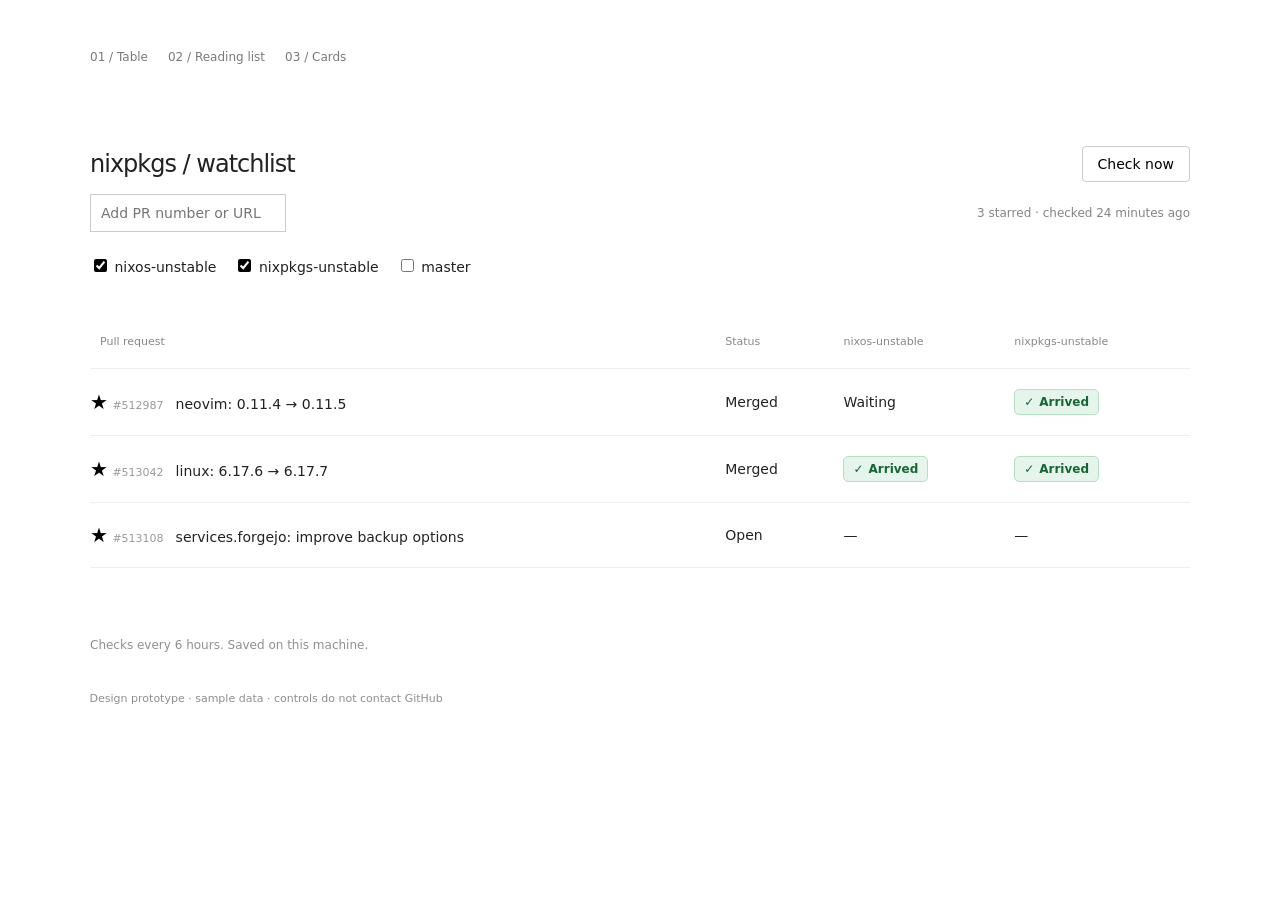
<file: prototypes/01-table.html>
<!doctype html><html lang="en"><meta charset="utf-8"><meta name="viewport" content="width=device-width,initial-scale=1"><title>01 · Compact table</title><style>*{box-sizing:border-box}body{margin:0;font:14px system-ui,sans-serif}a{color:inherit}button,input,select{font:inherit}button{cursor:pointer}input{min-width:0}nav{display:flex;gap:20px;font-size:12px;margin-bottom:60px}nav a{text-decoration:none;opacity:.6}nav a:hover{opacity:1}small{font-size:12px;opacity:.55}button{background:transparent;border:1px solid #ccc;padding:9px 15px;border-radius:4px}input{background:transparent;border:1px solid #ccc;padding:10px}h1{font-weight:500;letter-spacing:-1px}footer{margin-top:70px;font-size:12px;opacity:.5}label{cursor:pointer}input[type=checkbox]{accent-color:currentColor}.top{display:flex;align-items:center;justify-content:space-between;gap:15px}.targets{display:flex;gap:18px;flex-wrap:wrap;margin:24px 0 40px}.demo{font-size:11px;opacity:.5;margin-top:40px}@media(max-width:650px){body{padding:24px!important}.top{flex-wrap:wrap}nav{margin-bottom:35px}.row{flex-wrap:wrap!important;gap:12px!important}table{font-size:11px}.cards{grid-template-columns:1fr!important}}body{padding:50px 7%;color:#222;background:#fff}main{max-width:1100px;margin:auto}nav{max-width:1100px;margin:0 auto 70px}h1{font-size:24px}table{width:100%;border-collapse:collapse;text-align:left}td,th{padding:20px 10px;border-bottom:1px solid #eee}th{font-size:11px;font-weight:400;color:#888}td:first-child{padding-left:0}.star{border:0;padding:0;font-size:20px}.number{font-size:11px;color:#999;margin-right:12px}.arrived{display:inline-flex;align-items:center;gap:5px;padding:5px 9px;border:1px solid #b7dfc2;border-radius:5px;background:#e6f5eb;color:#176534;font-size:12px;font-weight:650;white-space:nowrap}</style><nav><a href="01-table.html">01 / Table</a><a href="02-list.html">02 / Reading list</a><a href="03-cards.html">03 / Cards</a></nav><main><div class="top"><h1>nixpkgs / watchlist</h1><button data-check>Check now</button></div><div class="top"><input aria-label="PR number or URL" placeholder="Add PR number or URL"><small>3 starred · checked 24 minutes ago</small></div><div class="targets"><label><input type="checkbox" checked> nixos-unstable</label><label><input type="checkbox" checked> nixpkgs-unstable</label><label><input type="checkbox"> master</label></div><table><thead><tr><th>Pull request</th><th>Status</th><th>nixos-unstable</th><th>nixpkgs-unstable</th></tr></thead><tbody><tr><td><button class="star" data-star aria-label="Unstar PR">★</button> <span class="number">#512987</span>neovim: 0.11.4 → 0.11.5</td><td>Merged</td><td>Waiting</td><td><span class="arrived"><span aria-hidden="true">✓</span> Arrived</span></td></tr><tr><td><button class="star" data-star aria-label="Unstar PR">★</button> <span class="number">#513042</span>linux: 6.17.6 → 6.17.7</td><td>Merged</td><td><span class="arrived"><span aria-hidden="true">✓</span> Arrived</span></td><td><span class="arrived"><span aria-hidden="true">✓</span> Arrived</span></td></tr><tr><td><button class="star" data-star aria-label="Unstar PR">★</button> <span class="number">#513108</span>services.forgejo: improve backup options</td><td>Open</td><td>—</td><td>—</td></tr></tbody></table><footer>Checks every 6 hours. Saved on this machine.</footer></main><p class="demo">Design prototype · sample data · controls do not contact GitHub</p><script>document.querySelectorAll('[data-star]').forEach(b=>b.onclick=()=>{b.textContent=b.textContent==='☆'?'★':'☆';b.setAttribute('aria-label',b.textContent==='★'?'Unstar PR':'Star PR')});document.querySelectorAll('[data-check]').forEach(b=>b.onclick=()=>{b.textContent='Up to date';setTimeout(()=>b.textContent='Check now',1500)});</script></html>
</file>
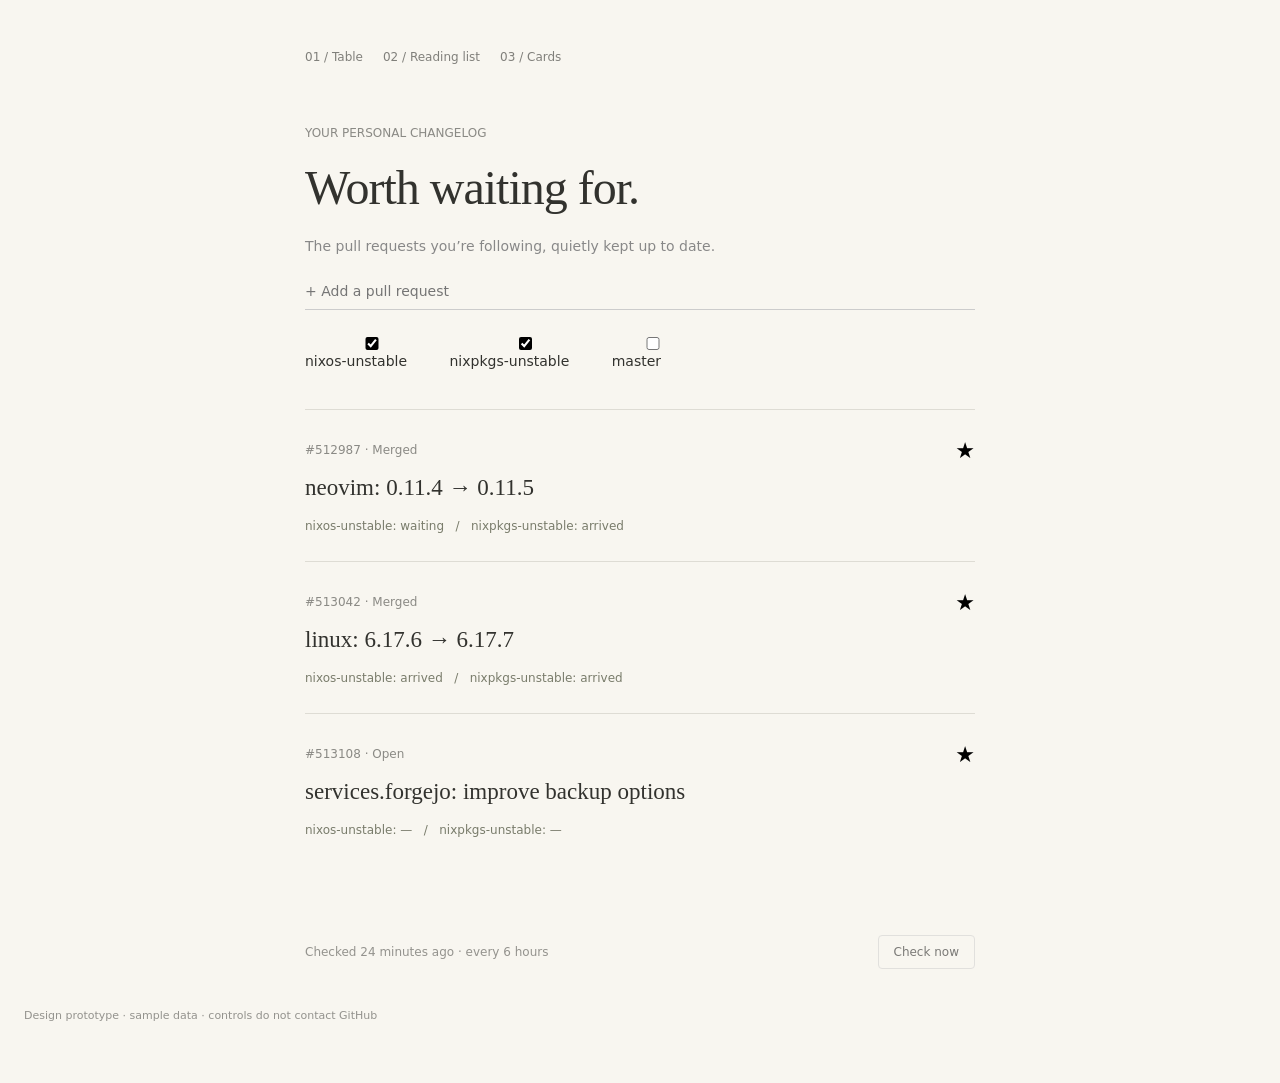
<file: prototypes/02-list.html>
<!doctype html><html lang="en"><meta charset="utf-8"><meta name="viewport" content="width=device-width,initial-scale=1"><title>02 · Reading list</title><style>*{box-sizing:border-box}body{margin:0;font:14px system-ui,sans-serif}a{color:inherit}button,input,select{font:inherit}button{cursor:pointer}input{min-width:0}nav{display:flex;gap:20px;font-size:12px;margin-bottom:60px}nav a{text-decoration:none;opacity:.6}nav a:hover{opacity:1}small{font-size:12px;opacity:.55}button{background:transparent;border:1px solid #ccc;padding:9px 15px;border-radius:4px}input{background:transparent;border:1px solid #ccc;padding:10px}h1{font-weight:500;letter-spacing:-1px}footer{margin-top:70px;font-size:12px;opacity:.5}label{cursor:pointer}input[type=checkbox]{accent-color:currentColor}.top{display:flex;align-items:center;justify-content:space-between;gap:15px}.targets{display:flex;gap:18px;flex-wrap:wrap;margin:24px 0 40px}.demo{font-size:11px;opacity:.5;margin-top:40px}@media(max-width:650px){body{padding:24px!important}.top{flex-wrap:wrap}nav{margin-bottom:35px}.row{flex-wrap:wrap!important;gap:12px!important}table{font-size:11px}.cards{grid-template-columns:1fr!important}}body{padding:50px 24px;background:#f8f6f0;color:#32322e}nav,main{max-width:670px;margin-left:auto;margin-right:auto}h1{font:normal 48px Georgia,serif;margin:20px 0}header p{color:#888;line-height:1.7}.entry{padding:28px 0;border-top:1px solid #dedcd4}.entry h2{font:normal 23px Georgia,serif;margin:12px 0 18px}.row{display:flex;justify-content:space-between;align-items:center}.star{border:0;padding:0;font-size:22px}input{border:0;border-bottom:1px solid #ccc;width:100%;padding-left:0}.status{font-size:12px;color:#797c6b}</style><nav><a href="01-table.html">01 / Table</a><a href="02-list.html">02 / Reading list</a><a href="03-cards.html">03 / Cards</a></nav><main><header><small>YOUR PERSONAL CHANGELOG</small><h1>Worth waiting for.</h1><p>The pull requests you’re following, quietly kept up to date.</p></header><input aria-label="Add a PR" placeholder="+ Add a pull request"><div class="targets"><label><input type="checkbox" checked> nixos-unstable</label><label><input type="checkbox" checked> nixpkgs-unstable</label><label><input type="checkbox"> master</label></div><article class="entry"><div class="row"><small>#512987 · Merged</small><button class="star" data-star aria-label="Unstar PR">★</button></div><h2>neovim: 0.11.4 → 0.11.5</h2><div class="status">nixos-unstable: waiting &nbsp; / &nbsp; nixpkgs-unstable: arrived</div></article><article class="entry"><div class="row"><small>#513042 · Merged</small><button class="star" data-star aria-label="Unstar PR">★</button></div><h2>linux: 6.17.6 → 6.17.7</h2><div class="status">nixos-unstable: arrived &nbsp; / &nbsp; nixpkgs-unstable: arrived</div></article><article class="entry"><div class="row"><small>#513108 · Open</small><button class="star" data-star aria-label="Unstar PR">★</button></div><h2>services.forgejo: improve backup options</h2><div class="status">nixos-unstable: — &nbsp; / &nbsp; nixpkgs-unstable: —</div></article><footer class="row"><span>Checked 24 minutes ago · every 6 hours</span><button data-check>Check now</button></footer></main><p class="demo">Design prototype · sample data · controls do not contact GitHub</p><script>document.querySelectorAll('[data-star]').forEach(b=>b.onclick=()=>{b.textContent=b.textContent==='☆'?'★':'☆';b.setAttribute('aria-label',b.textContent==='★'?'Unstar PR':'Star PR')});document.querySelectorAll('[data-check]').forEach(b=>b.onclick=()=>{b.textContent='Up to date';setTimeout(()=>b.textContent='Check now',1500)});</script></html>
</file>
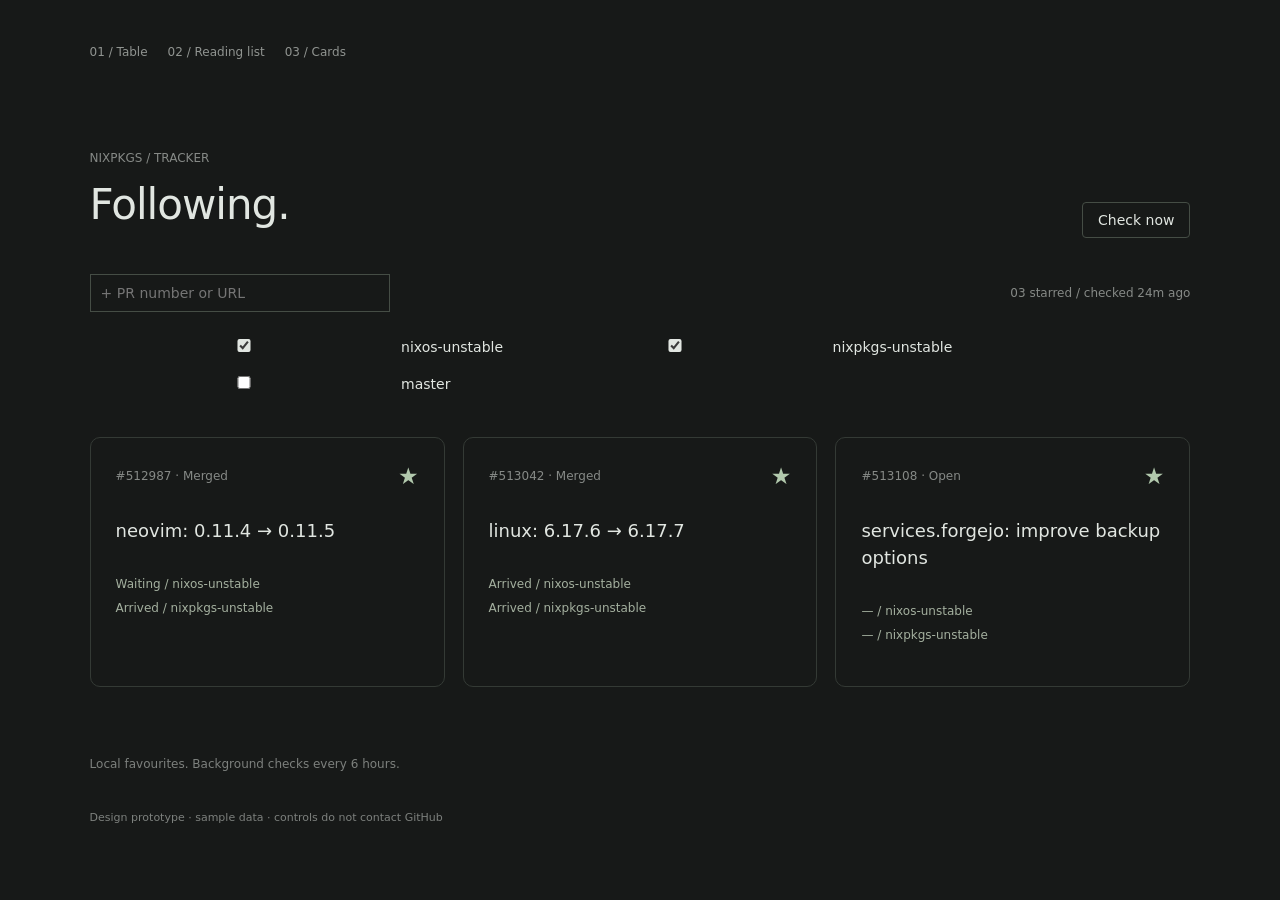
<file: prototypes/03-cards.html>
<!doctype html><html lang="en"><meta charset="utf-8"><meta name="viewport" content="width=device-width,initial-scale=1"><title>03 · Sparse cards</title><style>*{box-sizing:border-box}body{margin:0;font:14px system-ui,sans-serif}a{color:inherit}button,input,select{font:inherit}button{cursor:pointer}input{min-width:0}nav{display:flex;gap:20px;font-size:12px;margin-bottom:60px}nav a{text-decoration:none;opacity:.6}nav a:hover{opacity:1}small{font-size:12px;opacity:.55}button{background:transparent;border:1px solid #ccc;padding:9px 15px;border-radius:4px}input{background:transparent;border:1px solid #ccc;padding:10px}h1{font-weight:500;letter-spacing:-1px}footer{margin-top:70px;font-size:12px;opacity:.5}label{cursor:pointer}input[type=checkbox]{accent-color:currentColor}.top{display:flex;align-items:center;justify-content:space-between;gap:15px}.targets{display:flex;gap:18px;flex-wrap:wrap;margin:24px 0 40px}.demo{font-size:11px;opacity:.5;margin-top:40px}@media(max-width:650px){body{padding:24px!important}.top{flex-wrap:wrap}nav{margin-bottom:35px}.row{flex-wrap:wrap!important;gap:12px!important}table{font-size:11px}.cards{grid-template-columns:1fr!important}}body{padding:45px 7%;background:#171918;color:#e1e6e1}nav{margin-bottom:90px}h1{font-size:42px;margin:15px 0 45px}.cards{display:grid;grid-template-columns:repeat(3,minmax(0,1fr));gap:18px;margin-top:45px}.card{border:1px solid #343a35;padding:25px;min-height:250px;border-radius:10px}.card h2{font-size:18px;line-height:1.5;font-weight:450;margin:28px 0}.star{border:0;padding:0;color:#b2c9ad;font-size:23px}.branch{font-size:12px;line-height:2;color:#a4b09f}button,input{border-color:#454d45;color:inherit}input{width:300px}main{max-width:1150px;margin:auto}</style><nav><a href="01-table.html">01 / Table</a><a href="02-list.html">02 / Reading list</a><a href="03-cards.html">03 / Cards</a></nav><main><small>NIXPKGS / TRACKER</small><div class="top"><h1>Following.</h1><button data-check>Check now</button></div><div class="top"><input aria-label="Add PR" placeholder="+ PR number or URL"><small>03 starred / checked 24m ago</small></div><div class="targets"><label><input type="checkbox" checked> nixos-unstable</label><label><input type="checkbox" checked> nixpkgs-unstable</label><label><input type="checkbox"> master</label></div><div class="cards"><article class="card"><div class="top"><small>#512987 · Merged</small><button class="star" data-star aria-label="Unstar PR">★</button></div><h2>neovim: 0.11.4 → 0.11.5</h2><div class="branch">Waiting / nixos-unstable<br>Arrived / nixpkgs-unstable</div></article><article class="card"><div class="top"><small>#513042 · Merged</small><button class="star" data-star aria-label="Unstar PR">★</button></div><h2>linux: 6.17.6 → 6.17.7</h2><div class="branch">Arrived / nixos-unstable<br>Arrived / nixpkgs-unstable</div></article><article class="card"><div class="top"><small>#513108 · Open</small><button class="star" data-star aria-label="Unstar PR">★</button></div><h2>services.forgejo: improve backup options</h2><div class="branch">— / nixos-unstable<br>— / nixpkgs-unstable</div></article></div><footer>Local favourites. Background checks every 6 hours.</footer></main><p class="demo">Design prototype · sample data · controls do not contact GitHub</p><script>document.querySelectorAll('[data-star]').forEach(b=>b.onclick=()=>{b.textContent=b.textContent==='☆'?'★':'☆';b.setAttribute('aria-label',b.textContent==='★'?'Unstar PR':'Star PR')});document.querySelectorAll('[data-check]').forEach(b=>b.onclick=()=>{b.textContent='Up to date';setTimeout(()=>b.textContent='Check now',1500)});</script></html>
</file>
